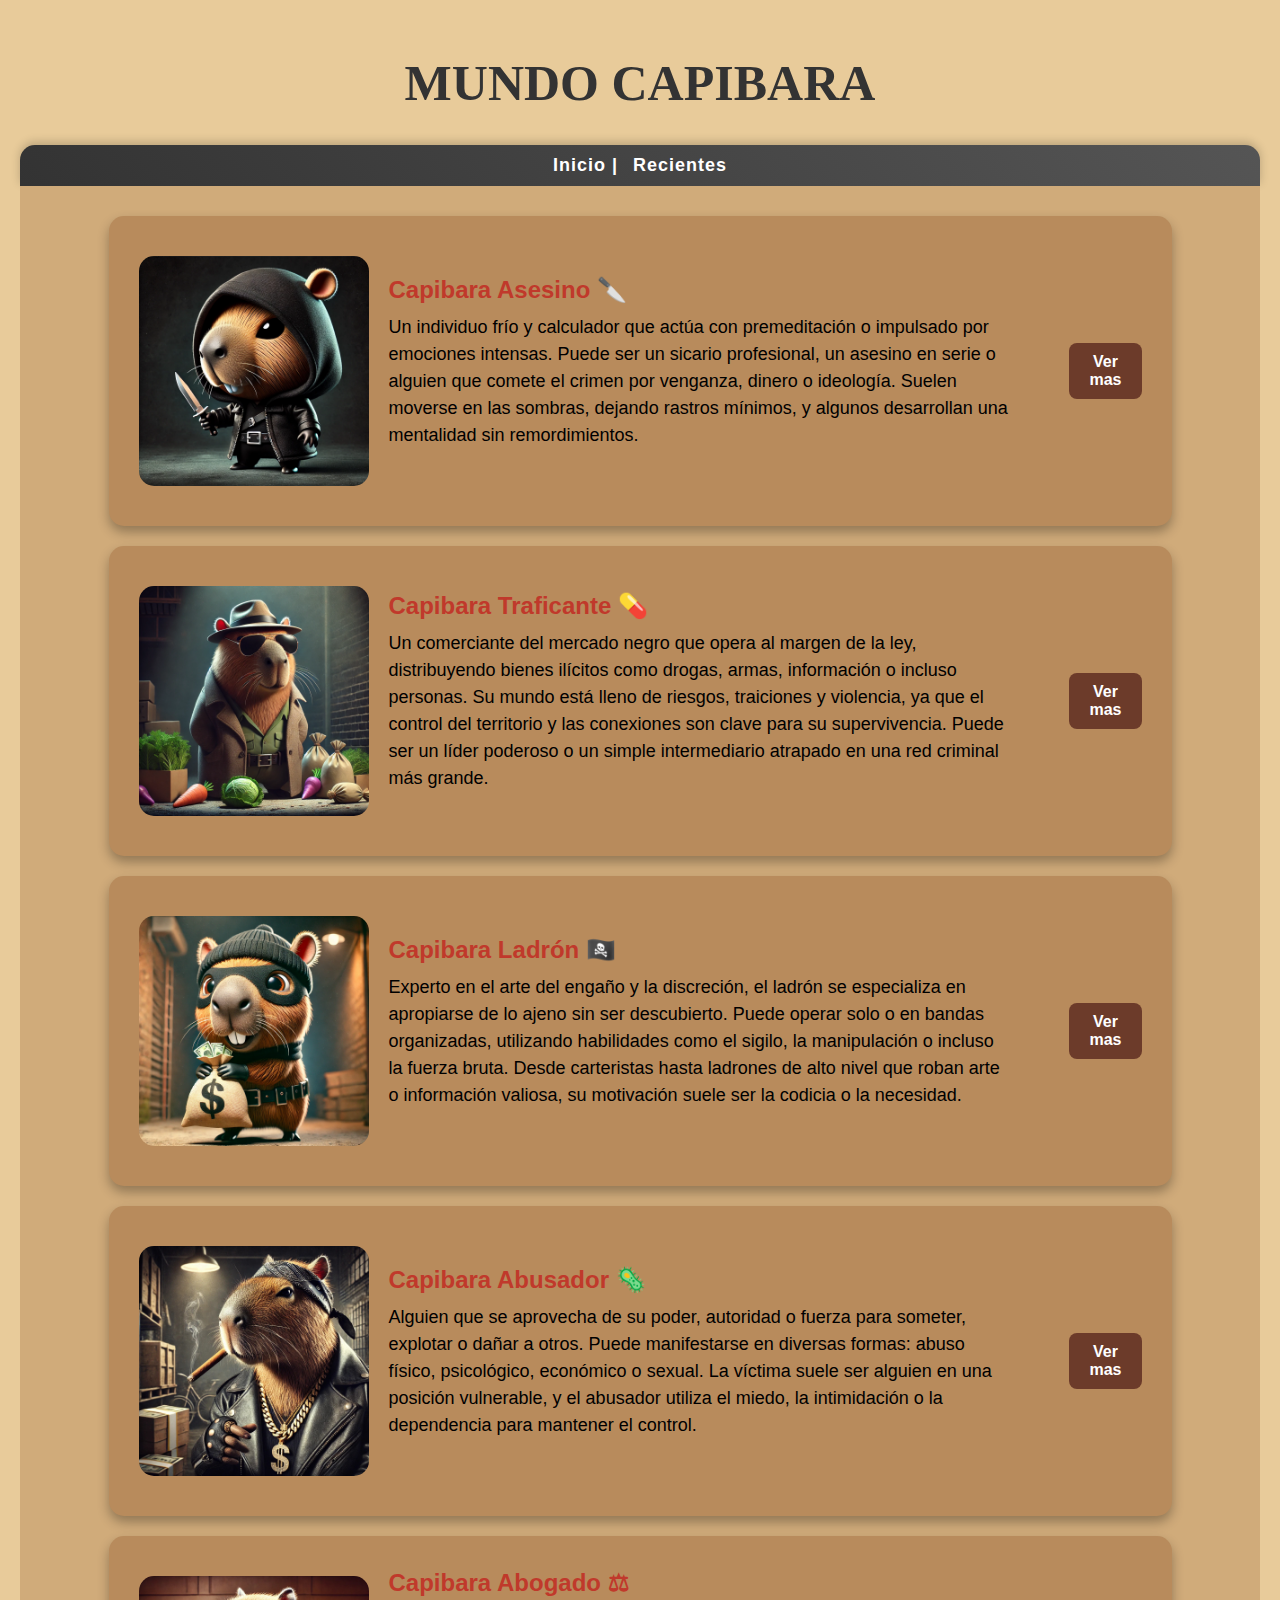
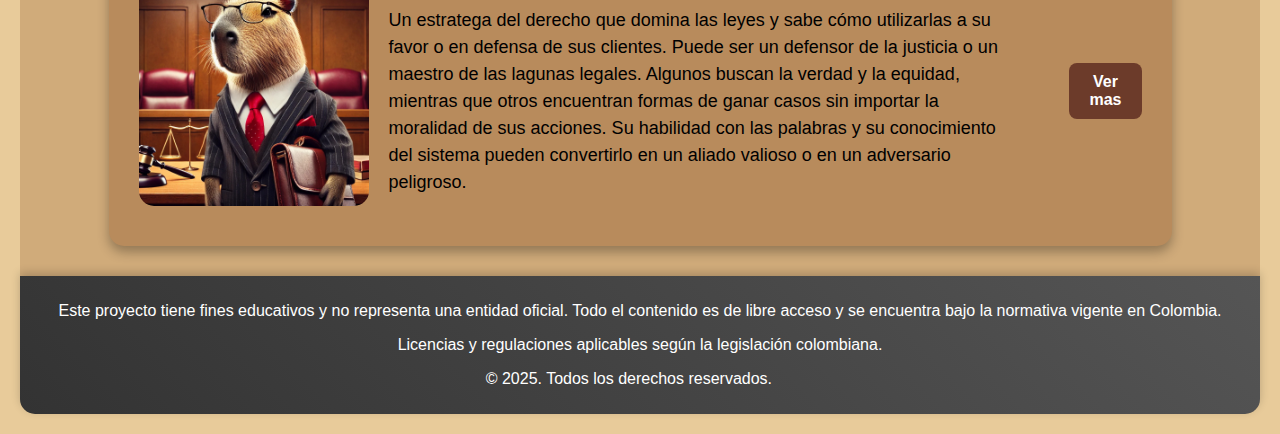
<file: Web avanzado/CapibaraWeb/index.html>
<!DOCTYPE html>
<html lang="es">
  <head>
    <meta charset="UTF-8" />
    <meta name="viewport" content="width=device-width, initial-scale=1.0" />
    <link rel="stylesheet" href="style.css" />
    <link rel="shortcut icon" href="https://www.uts.edu.co/sitio/wp-content/uploads/2019/10/favicon-1.png">

    <title>Capibaras Buscados</title>
  </head>
  <body>
    <div>
      <h1 id="inicio">MUNDO CAPIBARA</h1>
    </div>

    <!-- Menú de Navegación -->
    <nav class="navbar fixed-bottom bg-body-tertiary">
      <div class="container-fluid">
        <a class="navbar-brand" href="./index.html">Inicio |</a>
        <a class="navbar-brand" href="./Reciente.html">Recientes </a>
      </div>
    </nav>

    <!-- Contenedor principal -->
    <div class="container">
      <div class="card">
        <img src="./img/asesino.webp" alt="Capibara Asesino" />
        <div class="card-content">
          <h2>Capibara Asesino 🔪</h2>
          <p>
            Un individuo frío y calculador que actúa con premeditación o
            impulsado por emociones intensas. Puede ser un sicario profesional,
            un asesino en serie o alguien que comete el crimen por venganza,
            dinero o ideología. Suelen moverse en las sombras, dejando rastros
            mínimos, y algunos desarrollan una mentalidad sin remordimientos.
          </p>
        </div>
        <a href="./Asesino.html" class="card-button">Ver mas</a>
      </div>

      <div class="card">
        <img src="./img/traficante.webp" alt="Capibara Homicida" />
        <div class="card-content">
          <h2>Capibara Traficante 💊</h2>
          <p>
            Un comerciante del mercado negro que opera al margen de la ley,
            distribuyendo bienes ilícitos como drogas, armas, información o
            incluso personas. Su mundo está lleno de riesgos, traiciones y
            violencia, ya que el control del territorio y las conexiones son
            clave para su supervivencia. Puede ser un líder poderoso o un simple
            intermediario atrapado en una red criminal más grande.
          </p>
        </div>
        <a href="./Traficante.html" class="card-button">Ver mas</a>
      </div>

      <div class="card" id="destacados">
        <img src="./img/ladron.webp" alt="Capibara Ladrón" />
        <div class="card-content">
          <h2>Capibara Ladrón 🏴‍☠️</h2>
          <p>
            Experto en el arte del engaño y la discreción, el ladrón se
            especializa en apropiarse de lo ajeno sin ser descubierto. Puede
            operar solo o en bandas organizadas, utilizando habilidades como el
            sigilo, la manipulación o incluso la fuerza bruta. Desde carteristas
            hasta ladrones de alto nivel que roban arte o información valiosa,
            su motivación suele ser la codicia o la necesidad.
          </p>
        </div>
        <a href="./Ladron.html" class="card-button">Ver mas</a>
      </div>

      <div class="card" id="destacados">
        <img src="./img/abusador.jpg" alt="Capibara Abudaor" />
        <div class="card-content">
          <h2>Capibara Abusador 🦠</h2>
          <p>
            Alguien que se aprovecha de su poder, autoridad o fuerza para
            someter, explotar o dañar a otros. Puede manifestarse en diversas
            formas: abuso físico, psicológico, económico o sexual. La víctima
            suele ser alguien en una posición vulnerable, y el abusador utiliza
            el miedo, la intimidación o la dependencia para mantener el control.
          </p>
        </div>
        <a href="./Abusador.html" class="card-button">Ver mas</a>
      </div>

      <div class="card" id="destacados">
        <img src="./img/abogado.jpg" alt="Capibara Abogado" />
        <div class="card-content">
          <h2>Capibara Abogado ⚖</h2>
          <p>
            Un estratega del derecho que domina las leyes y sabe cómo
            utilizarlas a su favor o en defensa de sus clientes. Puede ser un
            defensor de la justicia o un maestro de las lagunas legales. Algunos
            buscan la verdad y la equidad, mientras que otros encuentran formas
            de ganar casos sin importar la moralidad de sus acciones. Su
            habilidad con las palabras y su conocimiento del sistema pueden
            convertirlo en un aliado valioso o en un adversario peligroso.
          </p>
        </div>
        <a href="./Abogado.html" class="card-button">Ver mas</a>
      </div>
    </div>

    <footer class="footer fixed-bottom bg-body-tertiary">
      <p style="color: white;">
        Este proyecto tiene fines educativos y no representa una entidad
        oficial. Todo el contenido es de libre acceso y se encuentra bajo la
        normativa vigente en Colombia.
      </p>
      <p style="color: white;">
        Licencias y regulaciones aplicables según la legislación colombiana.
      </p>
      <p style="color: white;">© 2025. Todos los derechos reservados.     </p>
    </footer>
  </body>
</html>
</file>
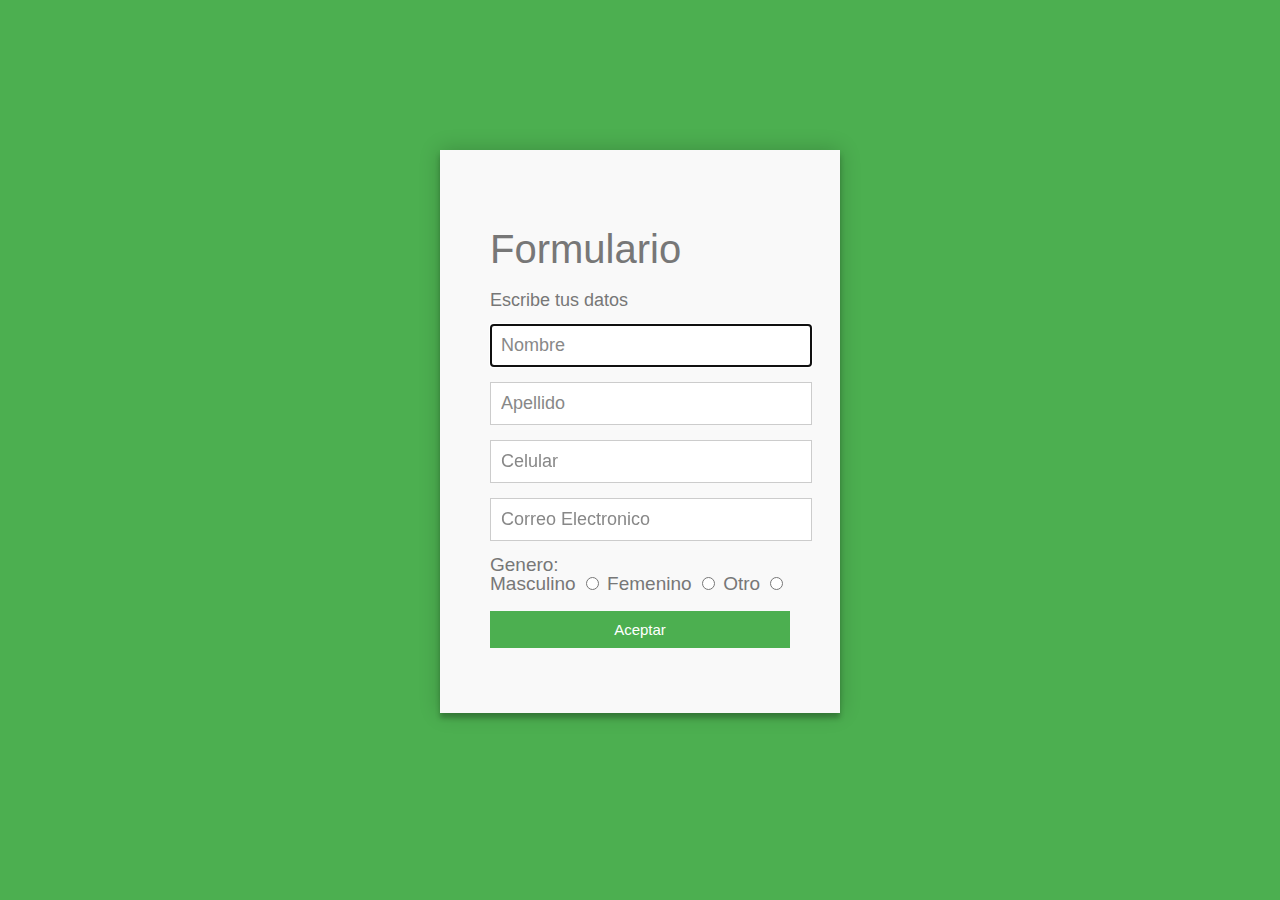
<file: Web avanzado/formulario/index.html>
<!DOCTYPE html>
<html lang="en">
<head>
  
  <!--  Meta  -->
  <meta charset="UTF-8" />
  <title>My New Pen!</title>
  
  <!--  Styles  -->
  <link rel="stylesheet" href="./styles/style.css">
</head>
<body>
  
 <div class="container">  
  <form id="contact" action="../Grillas/Index.html" method="post">
    <h3>Formulario </h3>
    <br>
    <h4>Escribe tus datos</h4>
    <fieldset>
      <input placeholder="Nombre" type="text" tabindex="1" required autofocus>
    </fieldset>

    <fieldset>
      <input placeholder="Apellido" type="text" tabindex="2" required>
    </fieldset>

    <fieldset>
      <input placeholder="Celular" type="tel" tabindex="3" required>
    </fieldset>

    <fieldset>
      <input placeholder="Correo Electronico" type="email" tabindex="4" required>
    </fieldset>
    
    <label for="">
        Genero:
    </label>
    <br>
    
    Masculino <input type="radio" required name="genero">
    Femenino <input type="radio" required name="genero">
    Otro <input type="radio" required name="genero">

    

    <fieldset>
        <br>
      <button name="submit" type="submit" id="contact-submit" data-submit="...Sending">Aceptar</button>
    </fieldset>
    
  </form>
</div>
  
</body>
</html>
</file>
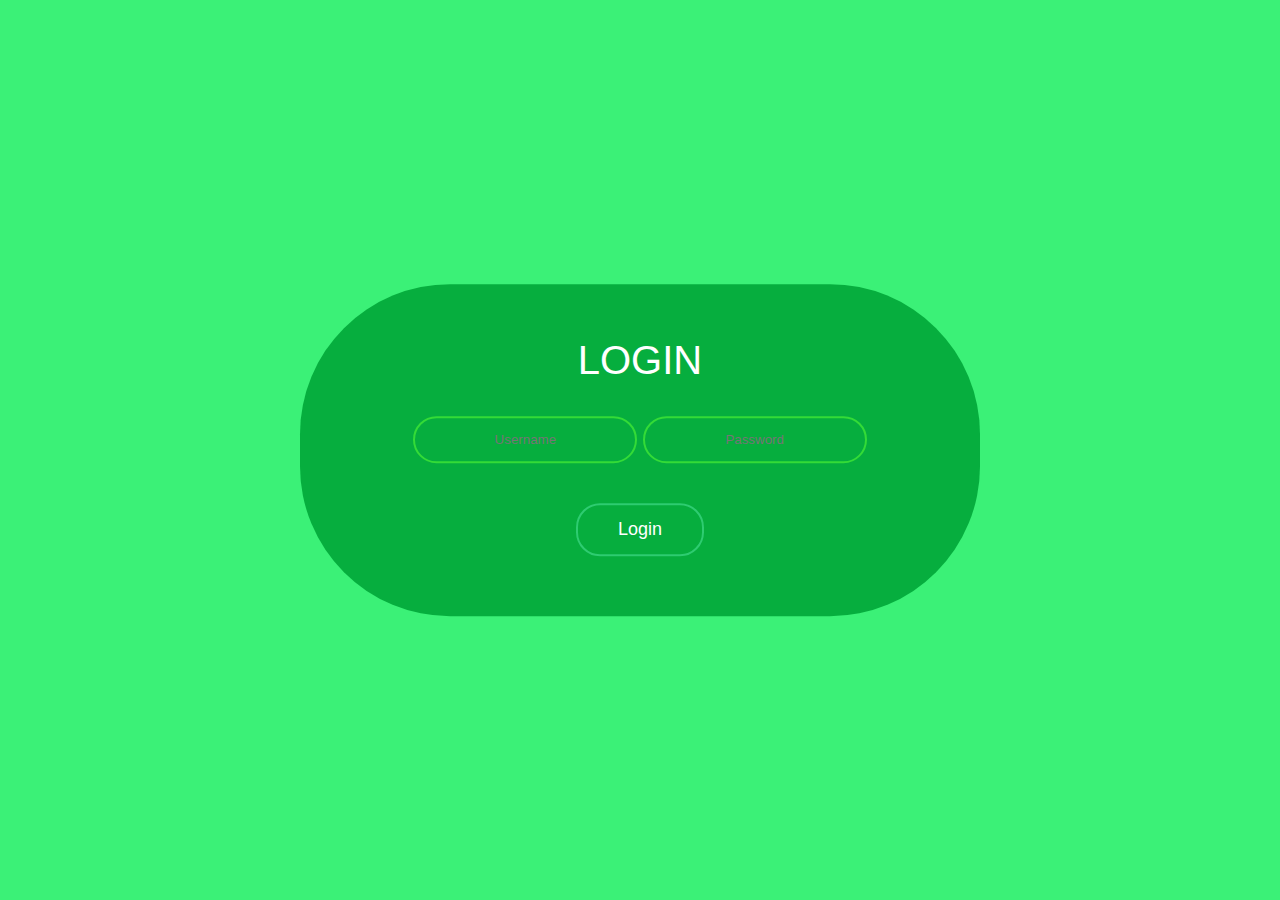
<file: Web avanzado/Semana3/index.html>
<!DOCTYPE html>
<html lang="en">
<head>
  
  <!--  Meta  -->
  <meta charset="UTF-8" />
  <title>Login</title>
  
  <!--  Styles  -->
  <link rel="stylesheet" href="./css/styleLogin.css">
</head>
<body>
  <form class="box" action="../formulario/index.html" method="post">
    <h1>Login</h1>
    <input type="text" placeholder="Username">
    <input type="password" placeholder="Password">
    <input type="submit" value="Login">
  </form>
</body>
</html>
</file>
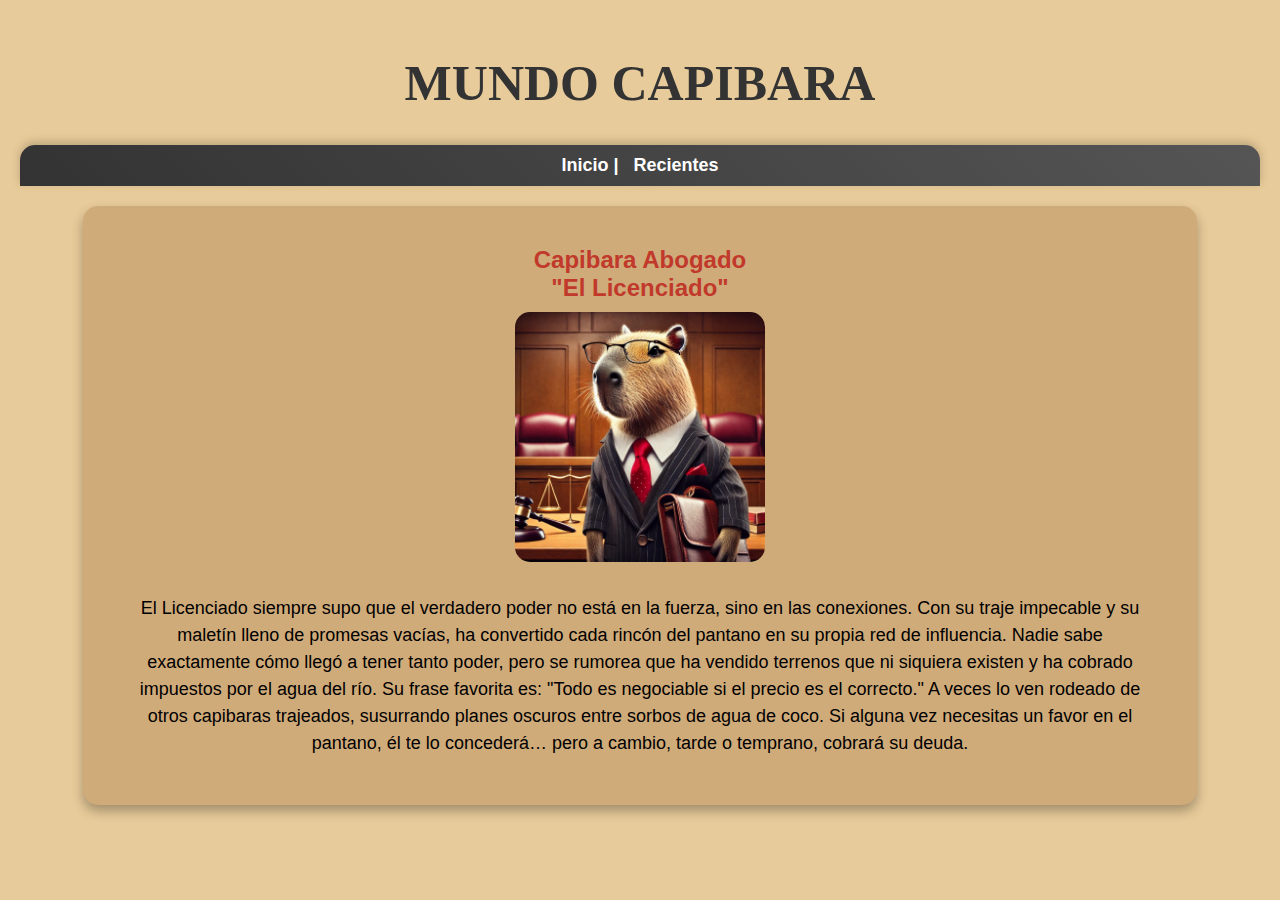
<file: Web avanzado/CapibaraWeb/Abogado.html>
<!DOCTYPE html>
<html lang="es">
<head>
    <meta charset="UTF-8">
    <meta name="viewport" content="width=device-width, initial-scale=1.0">
    <link rel="stylesheet" href="styleUpdate.css">
    
    <title>Abogado Capi</title>
</head>
<body>

    <div>
        <h1 id="inicio">MUNDO CAPIBARA</h1>
    </div>


    <!-- Menú de Navegación -->
    <nav class="navbar fixed-bottom bg-body-tertiary">
        <div class="container-fluid">
        <a class="navbar-brand" href="./Index.html">Inicio |</a>
        <a class="navbar-brand" href="#">Recientes </a>
        </div>
    </nav>



    <!-- Contenedor principal -->
    <div class="container">
        
        
            <div class="card-content">
                <h2> Capibara Abogado <br> "El Licenciado"</h2>
                
                <img class="img" src="./img/abogado.jpg" alt="Capibara Lad">
                <p>El Licenciado siempre supo que el verdadero poder no está en la fuerza, sino en las conexiones. Con su traje impecable y su maletín lleno de promesas vacías, ha convertido cada rincón del pantano en su propia red de influencia.

                    Nadie sabe exactamente cómo llegó a tener tanto poder, pero se rumorea que ha vendido terrenos que ni siquiera existen y ha cobrado impuestos por el agua del río. Su frase favorita es: "Todo es negociable si el precio es el correcto."
                    
                    A veces lo ven rodeado de otros capibaras trajeados, susurrando planes oscuros entre sorbos de agua de coco. Si alguna vez necesitas un favor en el pantano, él te lo concederá… pero a cambio, tarde o temprano, cobrará su deuda.</p>
            </div>
            
        

    </div>

</body>
</html>
</file>
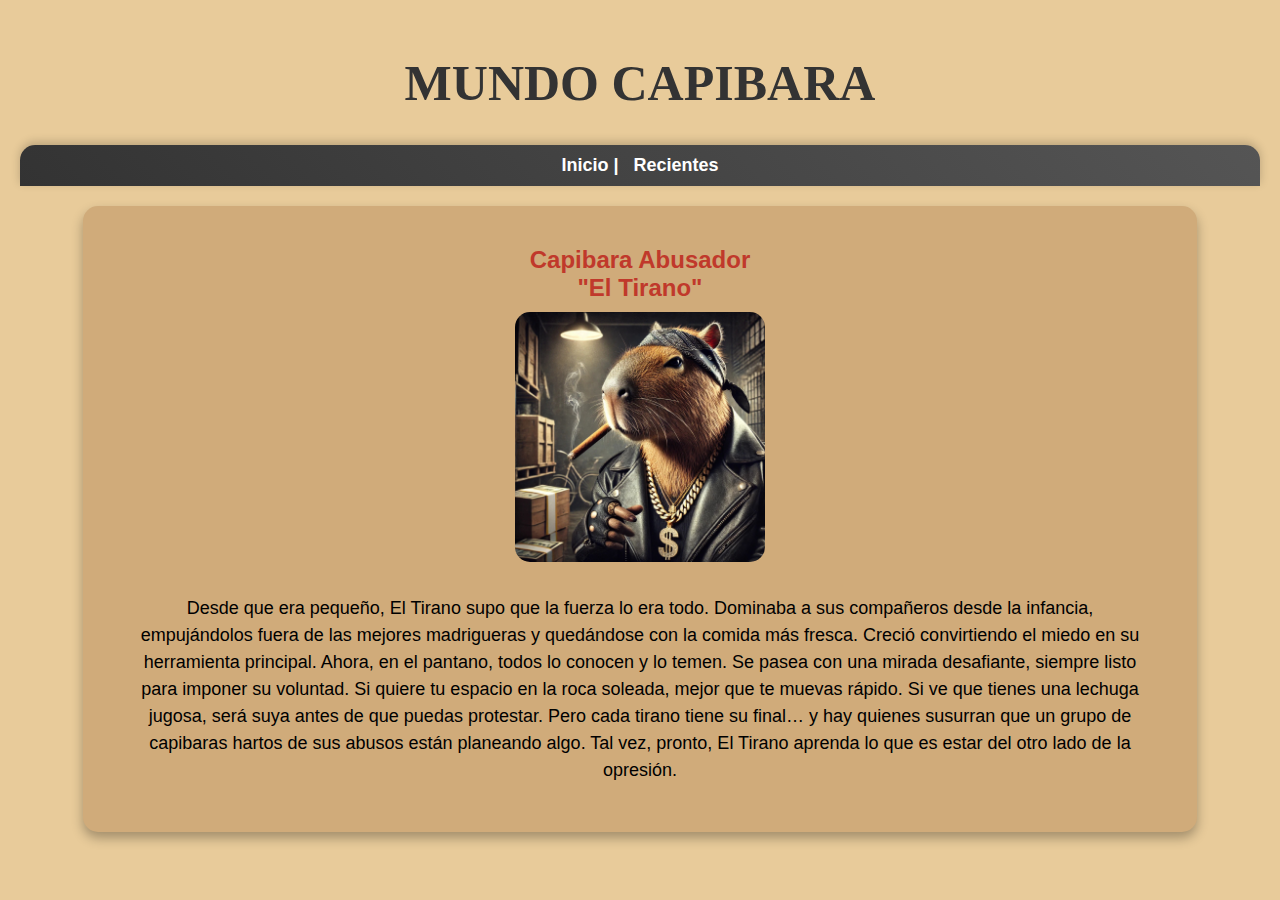
<file: Web avanzado/CapibaraWeb/Abusador.html>
<!DOCTYPE html>
<html lang="es">
<head>
    <meta charset="UTF-8">
    <meta name="viewport" content="width=device-width, initial-scale=1.0">
    <link rel="stylesheet" href="styleUpdate.css">
    
    <title>Abusador Capi</title>
</head>
<body>

    <div>
        <h1 id="inicio">MUNDO CAPIBARA</h1>
    </div>


    <!-- Menú de Navegación -->
    <nav class="navbar fixed-bottom bg-body-tertiary">
        <div class="container-fluid">
        <a class="navbar-brand" href="./Index.html">Inicio |</a>
        <a class="navbar-brand" href="#">Recientes </a>
        </div>
    </nav>



    <!-- Contenedor principal -->
    <div class="container">
        
        
            <div class="card-content">
                <h2> Capibara Abusador <br> "El Tirano"</h2>
                
                <img class="img" src="./img/abusador.jpg" alt="Capibara Lad">
                <p>Desde que era pequeño, El Tirano supo que la fuerza lo era todo. Dominaba a sus compañeros desde la infancia, empujándolos fuera de las mejores madrigueras y quedándose con la comida más fresca. Creció convirtiendo el miedo en su herramienta principal.

                    Ahora, en el pantano, todos lo conocen y lo temen. Se pasea con una mirada desafiante, siempre listo para imponer su voluntad. Si quiere tu espacio en la roca soleada, mejor que te muevas rápido. Si ve que tienes una lechuga jugosa, será suya antes de que puedas protestar.
                    
                    Pero cada tirano tiene su final… y hay quienes susurran que un grupo de capibaras hartos de sus abusos están planeando algo. Tal vez, pronto, El Tirano aprenda lo que es estar del otro lado de la opresión.</p>
            </div>
            
        

    </div>

</body>
</html>
</file>
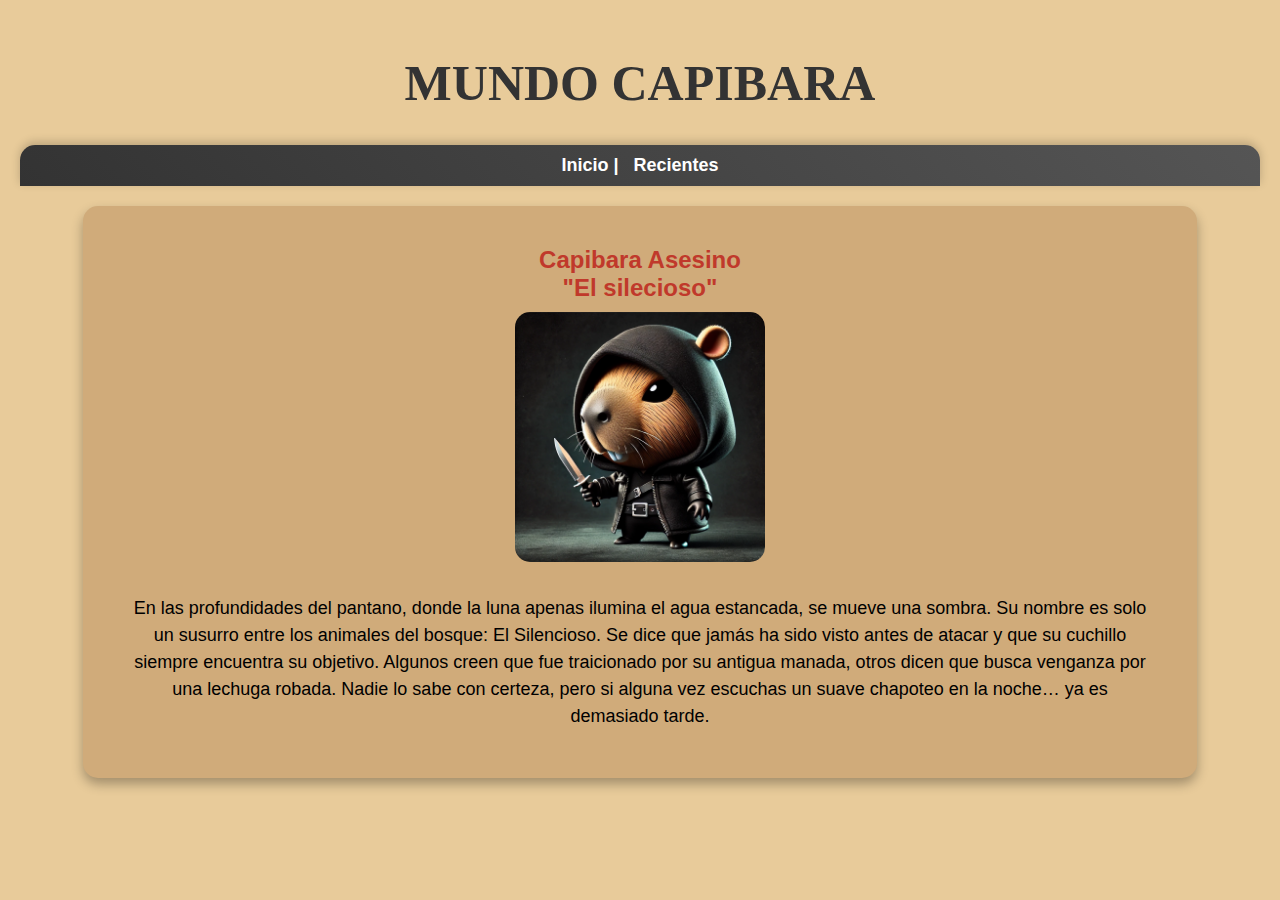
<file: Web avanzado/CapibaraWeb/Asesino.html>
<!DOCTYPE html>
<html lang="es">
<head>
    <meta charset="UTF-8">
    <meta name="viewport" content="width=device-width, initial-scale=1.0">
    <link rel="stylesheet" href="styleUpdate.css">
    
    <title>Asesino Capi</title>
</head>
<body>

    <div>
        <h1 id="inicio">MUNDO CAPIBARA</h1>
    </div>


    <!-- Menú de Navegación -->
    <nav class="navbar fixed-bottom bg-body-tertiary">
        <div class="container-fluid">
        <a class="navbar-brand" href="./Index.html">Inicio |</a>
        <a class="navbar-brand" href="#">Recientes </a>
 
        </div>
    </nav>



    <!-- Contenedor principal -->
    <div class="container">
        
        
            <div class="card-content">
                <h2> Capibara Asesino <br> "El silecioso"</h2>
                
                <img class="img" src="./img/asesino.webp" alt="Capibara Lad">
                <p>En las profundidades del pantano, donde la luna apenas ilumina el agua estancada, se mueve una sombra. Su nombre es solo un susurro entre los animales del bosque: El Silencioso. Se dice que jamás ha sido visto antes de atacar y que su cuchillo siempre encuentra su objetivo. Algunos creen que fue traicionado por su antigua manada, otros dicen que busca venganza por una lechuga robada. Nadie lo sabe con certeza, pero si alguna vez escuchas un suave chapoteo en la noche… ya es demasiado tarde.</p>
            </div>
            
        

    </div>

</body>
</html>
</file>
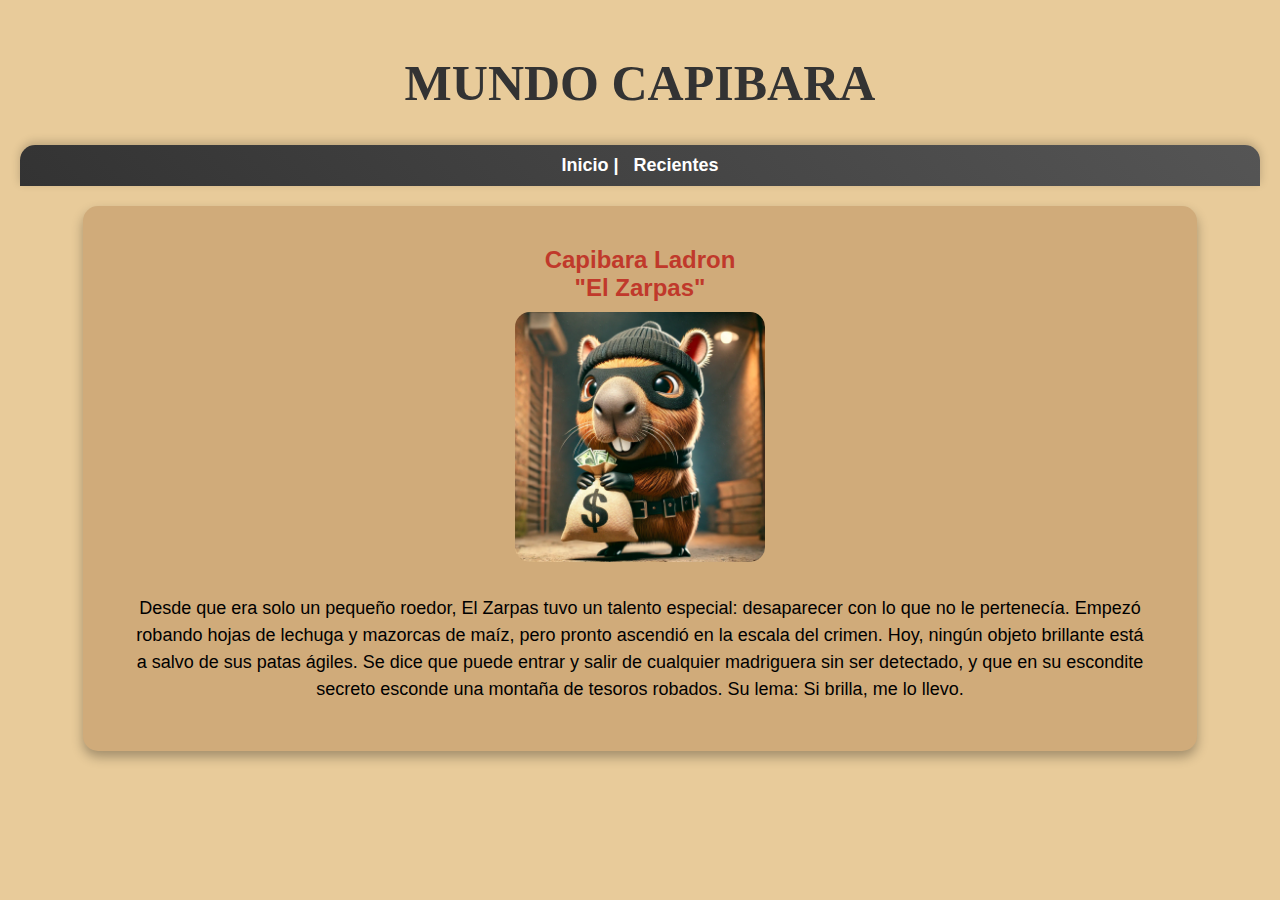
<file: Web avanzado/CapibaraWeb/Ladron.html>
<!DOCTYPE html>
    <html lang="es">
    <head>
        <meta charset="UTF-8">
        <meta name="viewport" content="width=device-width, initial-scale=1.0">
        <link rel="stylesheet" href="styleUpdate.css">
        
        <title>Ladron Capi</title>
    </head>
    <body>

        <div>
            <h1 id="inicio">MUNDO CAPIBARA</h1>
        </div>


        <!-- Menú de Navegación -->
        <nav class="navbar fixed-bottom bg-body-tertiary">
            <div class="container-fluid">
            <a class="navbar-brand" href="./Index.html">Inicio |</a>
            <a class="navbar-brand" href="#">Recientes </a>
            </div>
        </nav>

    

        <!-- Contenedor principal -->
        <div class="container">
            
            
                <div class="card-content">
                    <h2> Capibara Ladron <br> "El Zarpas"</h2>
                    
                    <img class="img" src="./img/ladron.webp" alt="Capibara Lad">
                    <p>Desde que era solo un pequeño roedor, El Zarpas tuvo un talento especial: desaparecer con lo que no le pertenecía. Empezó robando hojas de lechuga y mazorcas de maíz, pero pronto ascendió en la escala del crimen. Hoy, ningún objeto brillante está a salvo de sus patas ágiles. Se dice que puede entrar y salir de cualquier madriguera sin ser detectado, y que en su escondite secreto esconde una montaña de tesoros robados. Su lema: Si brilla, me lo llevo.</p>
                </div>
                
            

        </div>

    </body>
    </html>
</file>
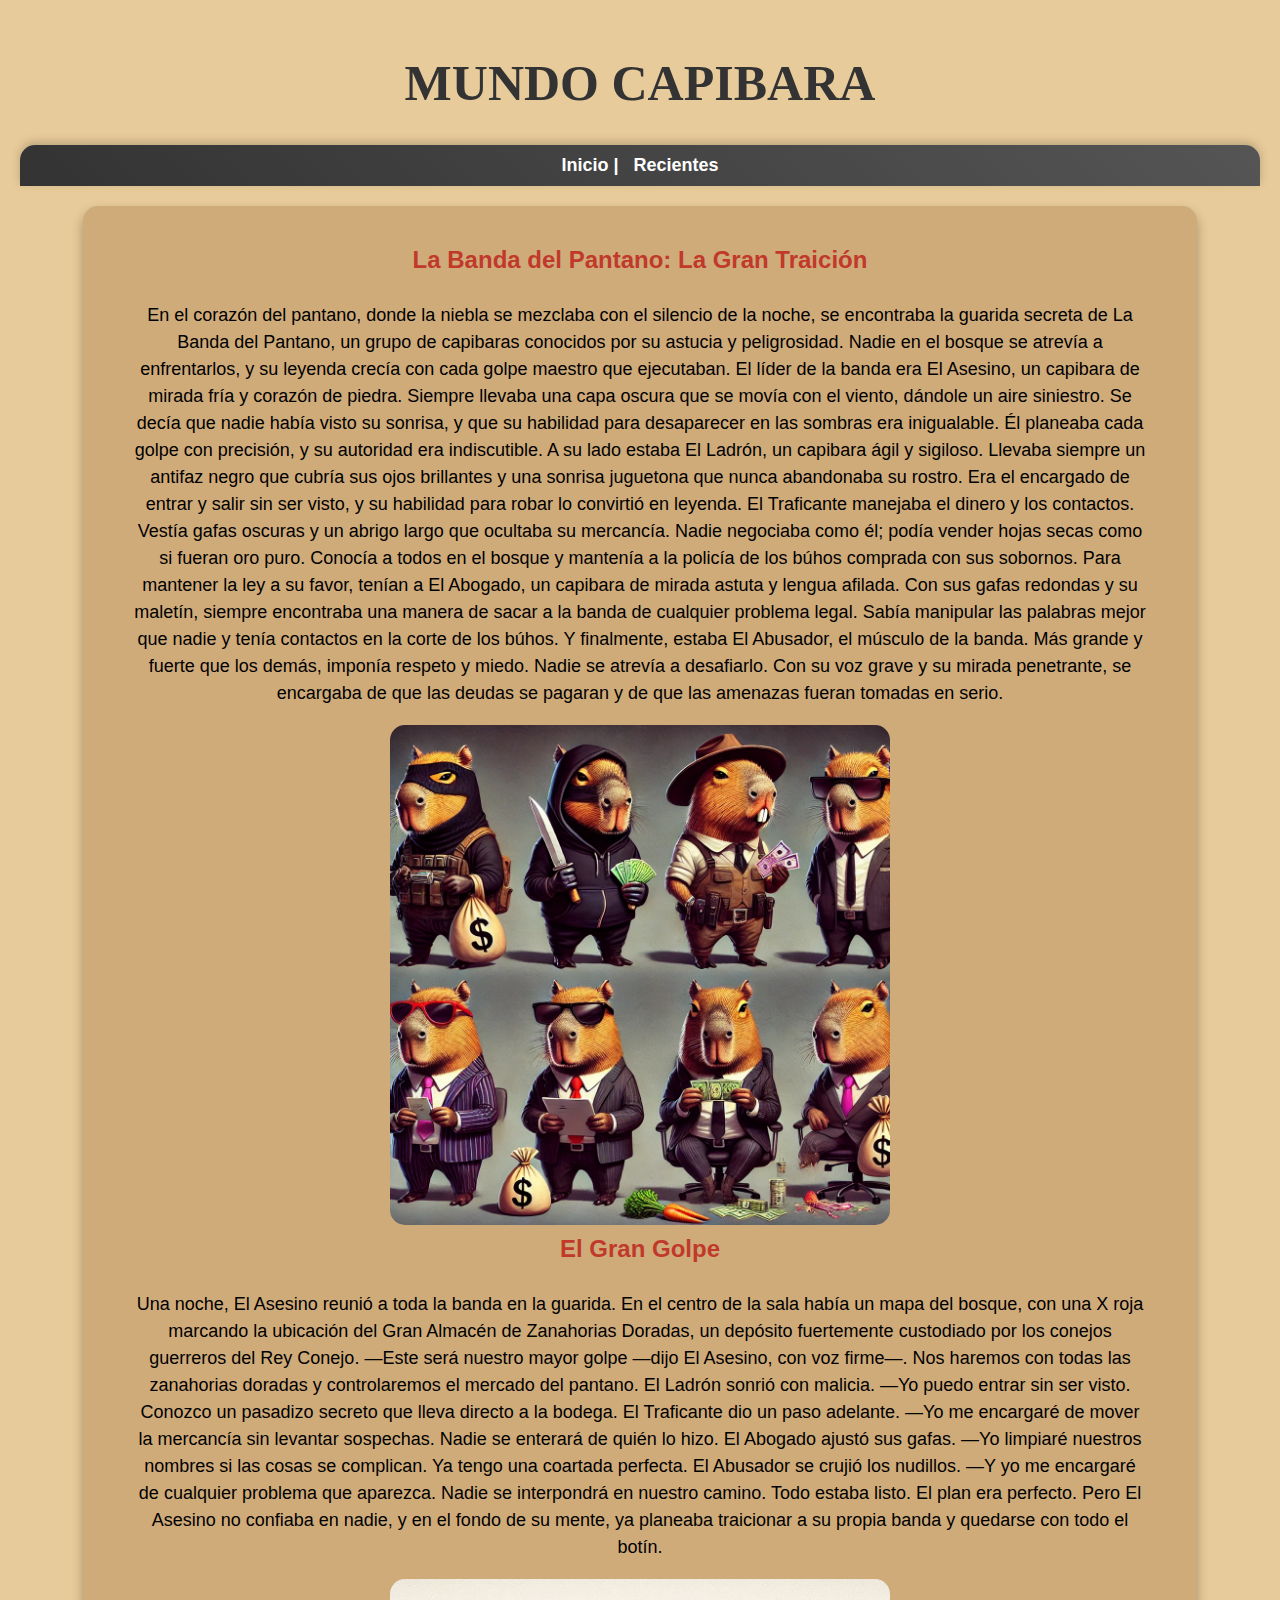
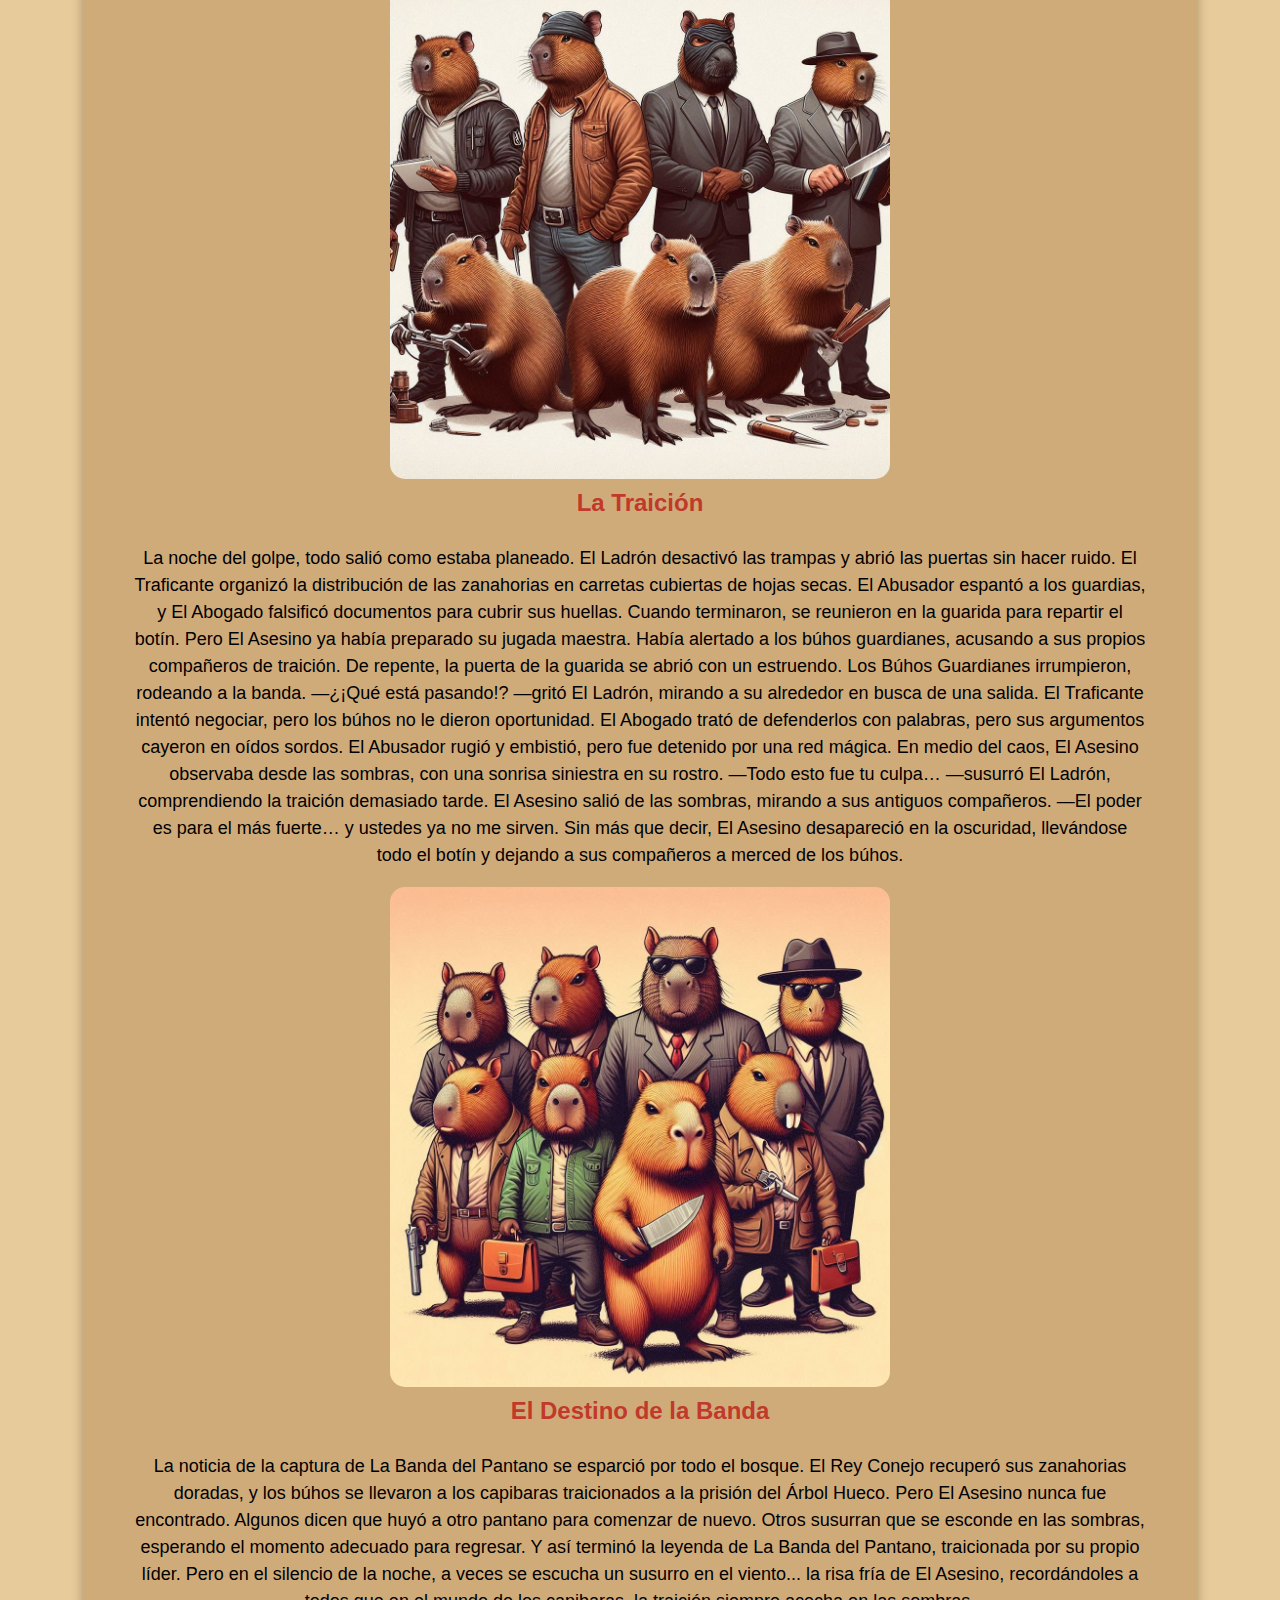
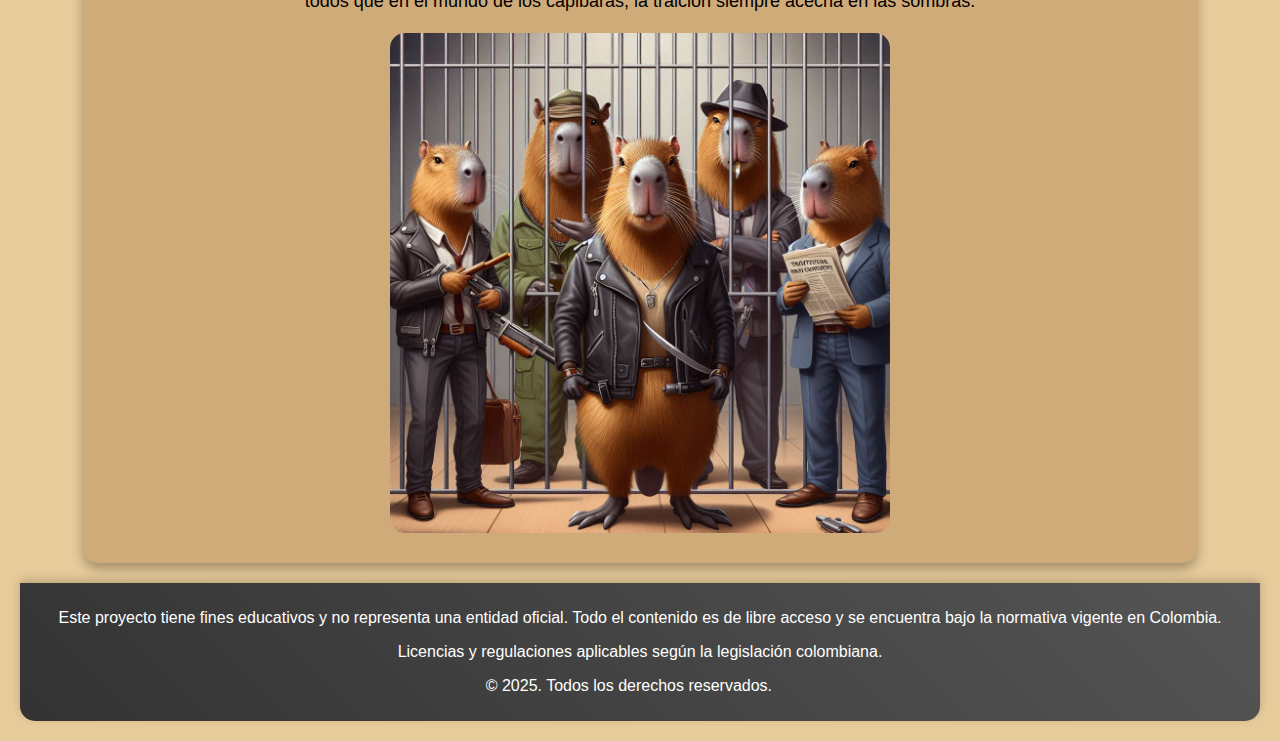
<file: Web avanzado/CapibaraWeb/Reciente.html>
<!DOCTYPE html>
<html lang="es">
  <head>
    <meta charset="UTF-8" />
    <meta name="viewport" content="width=device-width, initial-scale=1.0" />
    <link rel="stylesheet" href="styleUpdate.css" />

    <title>Abogado Capi</title>
  </head>
  <body>
    <div>
      <h1 id="inicio">MUNDO CAPIBARA</h1>
    </div>

    <!-- Menú de Navegación -->
    <nav class="navbar fixed-bottom bg-body-tertiary">
      <div class="container-fluid">
        <a class="navbar-brand" href="./Index.html">Inicio |</a>
        <a class="navbar-brand" href="#">Recientes </a>
      </div>
    </nav>

    <!-- Contenedor principal -->
    <div class="container">
      <div class="card-content">
        <h2>La Banda del Pantano: La Gran Traición</h2>

        <p>
          En el corazón del pantano, donde la niebla se mezclaba con el silencio
          de la noche, se encontraba la guarida secreta de La Banda del Pantano,
          un grupo de capibaras conocidos por su astucia y peligrosidad. Nadie
          en el bosque se atrevía a enfrentarlos, y su leyenda crecía con cada
          golpe maestro que ejecutaban. El líder de la banda era El Asesino, un
          capibara de mirada fría y corazón de piedra. Siempre llevaba una capa
          oscura que se movía con el viento, dándole un aire siniestro. Se decía
          que nadie había visto su sonrisa, y que su habilidad para desaparecer
          en las sombras era inigualable. Él planeaba cada golpe con precisión,
          y su autoridad era indiscutible. A su lado estaba El Ladrón, un
          capibara ágil y sigiloso. Llevaba siempre un antifaz negro que cubría
          sus ojos brillantes y una sonrisa juguetona que nunca abandonaba su
          rostro. Era el encargado de entrar y salir sin ser visto, y su
          habilidad para robar lo convirtió en leyenda. El Traficante manejaba
          el dinero y los contactos. Vestía gafas oscuras y un abrigo largo que
          ocultaba su mercancía. Nadie negociaba como él; podía vender hojas
          secas como si fueran oro puro. Conocía a todos en el bosque y mantenía
          a la policía de los búhos comprada con sus sobornos. Para mantener la
          ley a su favor, tenían a El Abogado, un capibara de mirada astuta y
          lengua afilada. Con sus gafas redondas y su maletín, siempre
          encontraba una manera de sacar a la banda de cualquier problema legal.
          Sabía manipular las palabras mejor que nadie y tenía contactos en la
          corte de los búhos. Y finalmente, estaba El Abusador, el músculo de la
          banda. Más grande y fuerte que los demás, imponía respeto y miedo.
          Nadie se atrevía a desafiarlo. Con su voz grave y su mirada
          penetrante, se encargaba de que las deudas se pagaran y de que las
          amenazas fueran tomadas en serio.
        </p>
        <img src="./img/Delicuentes.webp" alt="" class="img-reciente" />

        <h2>El Gran Golpe</h2>
        <p>
          Una noche, El Asesino reunió a toda la banda en la guarida. En el
          centro de la sala había un mapa del bosque, con una X roja marcando la
          ubicación del Gran Almacén de Zanahorias Doradas, un depósito
          fuertemente custodiado por los conejos guerreros del Rey Conejo. —Este
          será nuestro mayor golpe —dijo El Asesino, con voz firme—. Nos haremos
          con todas las zanahorias doradas y controlaremos el mercado del
          pantano. El Ladrón sonrió con malicia. —Yo puedo entrar sin ser visto.
          Conozco un pasadizo secreto que lleva directo a la bodega. El
          Traficante dio un paso adelante. —Yo me encargaré de mover la
          mercancía sin levantar sospechas. Nadie se enterará de quién lo hizo.
          El Abogado ajustó sus gafas. —Yo limpiaré nuestros nombres si las
          cosas se complican. Ya tengo una coartada perfecta. El Abusador se
          crujió los nudillos. —Y yo me encargaré de cualquier problema que
          aparezca. Nadie se interpondrá en nuestro camino. Todo estaba listo.
          El plan era perfecto. Pero El Asesino no confiaba en nadie, y en el
          fondo de su mente, ya planeaba traicionar a su propia banda y quedarse
          con todo el botín.
        </p>
        <img src="./img/deli 2.jpg" alt="" class="img-reciente" />

        <h2>La Traición</h2>
        <p>
          La noche del golpe, todo salió como estaba planeado. El Ladrón
          desactivó las trampas y abrió las puertas sin hacer ruido. El
          Traficante organizó la distribución de las zanahorias en carretas
          cubiertas de hojas secas. El Abusador espantó a los guardias, y El
          Abogado falsificó documentos para cubrir sus huellas. Cuando
          terminaron, se reunieron en la guarida para repartir el botín. Pero El
          Asesino ya había preparado su jugada maestra. Había alertado a los
          búhos guardianes, acusando a sus propios compañeros de traición. De
          repente, la puerta de la guarida se abrió con un estruendo. Los Búhos
          Guardianes irrumpieron, rodeando a la banda. —¿¡Qué está pasando!?
          —gritó El Ladrón, mirando a su alrededor en busca de una salida. El
          Traficante intentó negociar, pero los búhos no le dieron oportunidad.
          El Abogado trató de defenderlos con palabras, pero sus argumentos
          cayeron en oídos sordos. El Abusador rugió y embistió, pero fue
          detenido por una red mágica. En medio del caos, El Asesino observaba
          desde las sombras, con una sonrisa siniestra en su rostro. —Todo esto
          fue tu culpa… —susurró El Ladrón, comprendiendo la traición demasiado
          tarde. El Asesino salió de las sombras, mirando a sus antiguos
          compañeros. —El poder es para el más fuerte… y ustedes ya no me
          sirven. Sin más que decir, El Asesino desapareció en la oscuridad,
          llevándose todo el botín y dejando a sus compañeros a merced de los
          búhos.
        </p>
        <img src="./img/deli 3.jpg" alt="" class="img-reciente" />

        <h2>El Destino de la Banda</h2>
        <p>
          La noticia de la captura de La Banda del Pantano se esparció por todo
          el bosque. El Rey Conejo recuperó sus zanahorias doradas, y los búhos
          se llevaron a los capibaras traicionados a la prisión del Árbol Hueco.
          Pero El Asesino nunca fue encontrado. Algunos dicen que huyó a otro
          pantano para comenzar de nuevo. Otros susurran que se esconde en las
          sombras, esperando el momento adecuado para regresar. Y así terminó la
          leyenda de La Banda del Pantano, traicionada por su propio líder. Pero
          en el silencio de la noche, a veces se escucha un susurro en el
          viento... la risa fría de El Asesino, recordándoles a todos que en el
          mundo de los capibaras, la traición siempre acecha en las sombras.
        </p>
        <img src="./img/tras prision.jpg" alt="" class="img-reciente" />
      </div>
    </div>

    <footer class="footer fixed-bottom bg-body-tertiary">
      <p style="color: white">
        Este proyecto tiene fines educativos y no representa una entidad
        oficial. Todo el contenido es de libre acceso y se encuentra bajo la
        normativa vigente en Colombia.
      </p>
      <p style="color: white">
        Licencias y regulaciones aplicables según la legislación colombiana.
      </p>
      <p style="color: white">© 2025. Todos los derechos reservados.     </p>
    </footer>
  </body>
</html>
</file>
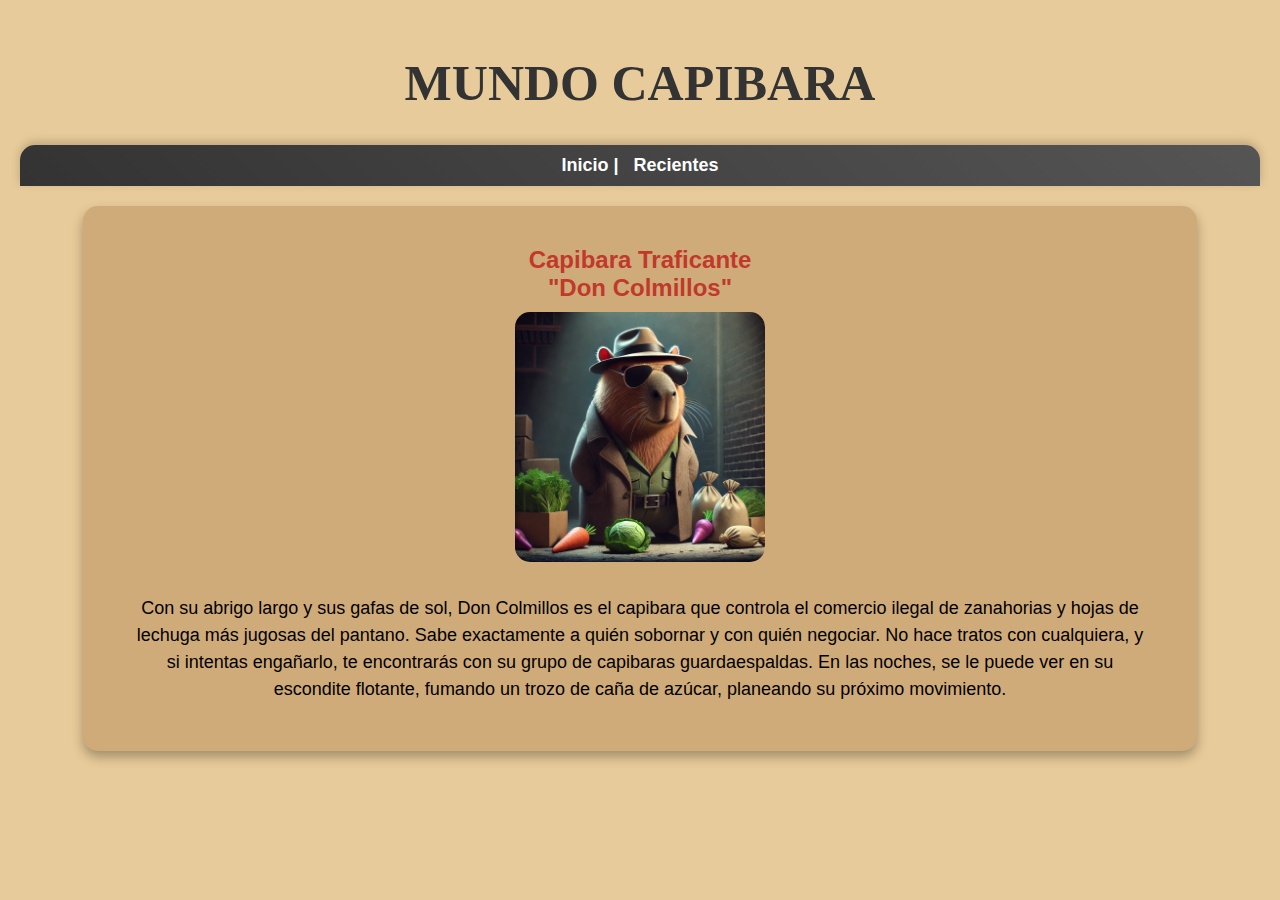
<file: Web avanzado/CapibaraWeb/Traficante.html>
<!DOCTYPE html>
<html lang="es">
<head>
    <meta charset="UTF-8">
    <meta name="viewport" content="width=device-width, initial-scale=1.0">
    <link rel="stylesheet" href="styleUpdate.css">
    
    <title>Traficante Capi</title>
</head>
<body>

    <div>
        <h1 id="inicio">MUNDO CAPIBARA</h1>
    </div>


    <!-- Menú de Navegación -->
    <nav class="navbar fixed-bottom bg-body-tertiary">
        <div class="container-fluid">
        <a class="navbar-brand" href="./Index.html">Inicio |</a>
        <a class="navbar-brand" href="#">Recientes </a>
        </div>
    </nav>



    <!-- Contenedor principal -->
    <div class="container">
        
        
            <div class="card-content">
                <h2> Capibara Traficante <br> "Don Colmillos"</h2>
                
                <img class="img" src="./img/traficante.webp" alt="Capibara Lad">
                <p>Con su abrigo largo y sus gafas de sol, Don Colmillos es el capibara que controla el comercio ilegal de zanahorias y hojas de lechuga más jugosas del pantano. Sabe exactamente a quién sobornar y con quién negociar. No hace tratos con cualquiera, y si intentas engañarlo, te encontrarás con su grupo de capibaras guardaespaldas. En las noches, se le puede ver en su escondite flotante, fumando un trozo de caña de azúcar, planeando su próximo movimiento.</p>
            </div>
            
        

    </div>

</body>
</html>
</file>
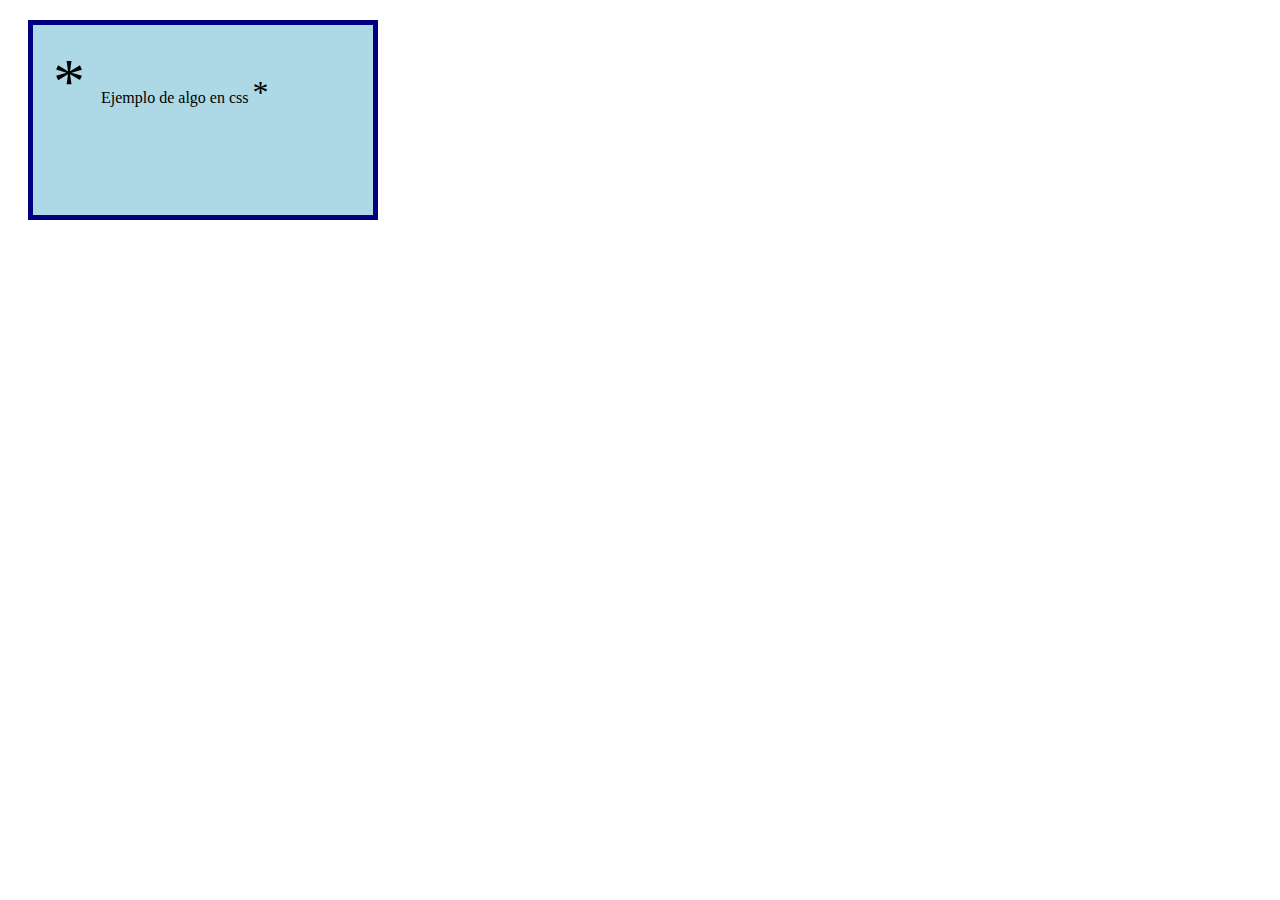
<file: Web avanzado/Semana3/pruebaCSS.html>
<!DOCTYPE html>
<html lang="en">
<head>
    <meta charset="UTF-8">
    <meta name="viewport" content="width=device-width, initial-scale=1.0">
    <title>Document</title>
    <link rel="stylesheet" href="./css/style.css">
</head>
<body>
    
<div class="box">
    Ejemplo de algo en css
</div>

</body>
</html>
</file>
<file: Web avanzado/CapibaraWeb/style.css>
body {
    font-family: Arial, sans-serif;
    text-align: center;
    background-color: #e8cb9a;
    margin: 0;
    padding: 20px;
}



h1 {
    color: #333;
    font-family: Cambria, Cochin, Georgia, Times, 'Times New Roman', serif;
    font-size: 50PX;
}


/* Estilos de la tarjeta - Más grande */
.card {
    background: #b88b5c;
    padding: 30px;
    border-radius: 15px;
    box-shadow: 0px 6px 12px rgba(0, 0, 0, 0.3);
    width: 85%;
    height: 250px;
    display: flex;
    flex-direction: row; /* Imagen - Texto - Botón */
    align-items: center;
    justify-content: space-between; /* Distribución uniforme */
    gap: 20px;
}

/* Imagen más grande */
.card img {
    width: 230px;
    height: auto;
    border-radius: 15px;
}

/* Contenedor de texto: organiza h2 arriba y p abajo */
.card-content {
    display: flex;
    flex-direction: column;
    justify-content: center;
    text-align: left;
    flex-grow: 1; /* Hace que ocupe el espacio disponible */
}

/* Título */
.card h2 {
    margin: 0;
    color: #c0392b;
    font-size: 24px;
}

/* Texto */
.card p {
    font-size: 18px;
    line-height: 1.5;
    margin-top: 10px;
    padding-right: 40px;
}

/* Botón a la derecha */
.card-button {
    background-color: #6c3b2a;
    color: white;
    border: none;
    padding: 10px 20px;
    font-size: 16px;
    font-weight: bold;
    border-radius: 8px;
    cursor: pointer;
    transition: background 0.3s;
    text-decoration:none ;
    
}

/* Efecto hover */
.card-button:hover {
    background-color: #a93226;
}



/* Ajuste del contenedor para centrar mejor */
.container {
    display: flex;
    flex-wrap: wrap;
    justify-content: center;
    gap: 20px;
    background-color: #d0ab7a;
    padding: 30px;
    margin-top: ppx;
}

/* Estilo para la barra de navegación */
.navbar {
    background: linear-gradient(45deg, #333, #555);
    padding: 10px 0;
    text-align: center;
    border-radius: 15px 15px 0 0;
    box-shadow: 0px -3px 10px rgba(0, 0, 0, 0.2);
    background-color: #f4a261;
}

/* Contenedor fluido para centrar los enlaces */
.container-fluid {
    display: flex;
    justify-content: center;
    align-items: center;
    gap: 15px;
}

/* Estilos de los enlaces */
.navbar-brand {
    color: white;
    font-size: 18px;
    font-weight: bold;
    text-decoration: none;
    letter-spacing: 1px;
    transition: color 0.3s ease-in-out;
}

/* Efecto hover */
.navbar-brand:hover {
    color: #f4a261;
}

.img-update{
    height: 25%;
    width: 25%;
    height: auto;
    border-radius: 15px;
}


.card-update {
    background: #b88b5c;
    padding: 30px;
    border-radius: 15px;
    box-shadow: 0px 6px 12px rgba(0, 0, 0, 0.3);
    width: 85%;
    height: 250px;
    display: flex;
    flex-direction: row; /* Imagen - Texto - Botón */
    align-items: center;
    justify-content: space-between; /* Distribución uniforme */
    gap: 20px;
}

.footer {
    background: linear-gradient(45deg, #333, #555);
    padding: 10px 0;
    text-align: center;
    border-radius: 0px 0px 15px 15px;
    box-shadow: 0px -3px 10px rgba(0, 0, 0, 0.2);
    background-color: #f4a261;
}
</file>
<file: Web avanzado/formulario/styles/style.css>
body {
  font-family: "Roboto", Helvetica, Arial, sans-serif;
  font-weight: 100;
  font-size: 19px;
  line-height: 18px;
  color: #777;
  background: #4caf50;
}

.container {
  max-width: 400px;
  width: 100%;
  margin: 0 auto;
  position: relative;
}


#contact {
  background: #f9f9f9;
  padding: 50px;
  margin: 150px 0;
  box-shadow: 0 0 20px 0 rgba(0, 0, 0, 0.2), 0 5px 5px 0 rgba(0, 0, 0, 0.24);
}

#contact h3 {
  display: block;
  font-size: 40px;
  font-weight: 300;
  margin-bottom: 10px;
}

#contact h4 {
  margin: 5px 0 15px;
  display: block;
  font-size: 18px;
  font-weight: 400;
}

fieldset {
  border: medium none !important;
  margin: 0 0 10px;
  min-width: 100%;
  padding: 0;
  width: 100%;
}

#contact input[type="text"],
#contact input[type="email"],
#contact input[type="tel"],
#contact input[type="url"],
#contact input[type="number"],
#contact textarea {
  width: 100%;
  border: 1px solid #ccc;
  background: #fff;
  margin: 0 0 5px;
  padding: 10px;
  font-size: 18px;
}

#contact input[type="text"]:hover,
#contact input[type="email"]:hover,
#contact input[type="tel"]:hover,
#contact input[type="url"]:hover,
#contact input[type="number"]:hover,
#contact textarea:hover {
  -webkit-transition: border-color 0.3s ease-in-out;
  -moz-transition: border-color 0.3s ease-in-out;
  transition: border-color 0.3s ease-in-out;
  border: 1px solid #aaa;
}



#contact button[type="submit"] {
  cursor: pointer;
  width: 100%;
  border: none;
  background: #4caf50;
  color: #fff;
  margin: 0 0 5px;
  padding: 10px;
  font-size: 15px;
}

#contact button[type="submit"]:hover {
  background: #43a047;
  -webkit-transition: background 0.3s ease-in-out;
  -moz-transition: background 0.3s ease-in-out;
  transition: background-color 0.3s ease-in-out;
}

#contact button[type="submit"]:active {
  box-shadow: inset 0 1px 3px rgba(0, 0, 0, 0.5);
}





::-webkit-input-placeholder {
  color: #888;
}

:-moz-placeholder {
  color: #888;
}

::-moz-placeholder {
  color: #888;
}

:-ms-input-placeholder {
  color: #888;
}
</file>
<file: Web avanzado/Semana3/css/styleLogin.css>
/* Here we will set the font and background. */
body {
    margin: 0;
    padding: 0;
    background: #3bf177;
    font-family: "Roboto", Helvetica, Arial, sans-serif;
    font-weight: 100;
    font-size: 19px;
    line-height: 18px;
  }
  
  /* Now we will prepare our box. */
  .box {
    border-radius: 150px;
    width: 600px;
    padding: 40px;
    position: absolute;
    top: 50%;
    left: 50%;
    transform: translate(-50%,-50%);
    background: #06ae3e;
    text-align: center;
  }
  
  /* With the box finished we can continue with the "Login" text. */
  .box h1 {
    color: white;
    text-transform: uppercase;
    font-weight: 500;
    font-size: 40px;
  }
  
  /* Now we need to configure our inputs. */
  .box input[type = "text"],.box input[type = "password"] {
    border: 0;
    background: none;
    
    margin: 20px auto;
    text-align: center;
    border: 2px solid #34db37;
    padding: 14px 10px;
    width: 200px;
    outline: none;
    color: white;
    border-radius: 24px;
    transition: 0.25s;
  }
  
  .box input[type = "text"]:focus, .box input[type = "password"]:focus {
    width: 280px;
    border-color: #2ecc71;
  }
  
  .box input[type = "submit"] {
    border: 0;
    background: none;
    display: flex;
    margin: 20px auto;
    text-align: center;
    border: 2px solid #2ECC71;
    padding: 14px 40px;
    outline: none;
    color: white;
    border-radius: 24px;
    transition: 1s;
    cursor: pointer;
    font-size: 18px;
  }
  
  .box input[type = "button"]:hover {
    background: #2ECC71;
  }
</file>
<file: Web avanzado/CapibaraWeb/styleUpdate.css>
body {
    font-family: Arial, sans-serif;
    text-align: center;
    background-color: #e8cb9a;
    margin: 0;
    padding: 20px;
}

h1 {
    color: #333;
    font-family: Cambria, Cochin, Georgia, Times, 'Times New Roman', serif;
    font-size: 50px;
}

/* Contenedor principal */
.container {
    display: flex;
    flex-direction: column;
    align-items: center;
    text-align: center;
    background-color: #d0ab7a;
    padding: 30px;
    border-radius: 15px;
    box-shadow: 0px 6px 12px rgba(0, 0, 0, 0.3);
    width: 85%;
    margin: 20px auto;
}

/* Imagen del capibara */
.img {
    width: 250px;
    height: auto;
    border-radius: 15px;
    margin-bottom: 15px;
}

/* Contenedor de texto */
.card-content {
    display: flex;
    flex-direction: column;
    align-items: center;
    text-align: center;
}

/* Estilos del título */
.card-content h2 {
    color: #c0392b;
    font-size: 24px;
    margin: 10px 0;
}

/* Estilos del párrafo */
.card-content p {
    font-size: 18px;
    line-height: 1.5;
    padding: 0 20px;
}

/* Barra de navegación */
.navbar {
    background: linear-gradient(45deg, #333, #555);
    padding: 10px 0;
    text-align: center;
    border-radius: 15px 15px 0 0;
    box-shadow: 0px -3px 10px rgba(0, 0, 0, 0.2);
}

.container-fluid {
    display: flex;
    justify-content: center;
    align-items: center;
    gap: 15px;
}

/* Estilos de los enlaces */
.navbar-brand {
    color: white;
    font-size: 18px;
    font-weight: bold;
    text-decoration: none;
    transition: color 0.3s ease-in-out;
}

.navbar-brand:hover {
    color: #f4a261;
}

.img-reciente{
    width: 500px;
    height: auto;
    border-radius: 15px;
}

.footer {
    background: linear-gradient(45deg, #333, #555);
    padding: 10px 0;
    text-align: center;
    border-radius: 0px 0px 15px 15px;
    box-shadow: 0px -3px 10px rgba(0, 0, 0, 0.2);
    background-color: #f4a261;
}
</file>
<file: Web avanzado/Semana3/css/style.css>
.box {
    width: 300px;
    height: 150px;
    background-color: lightblue;
    padding: 20px;
    border: 5px solid navy;
    margin: 20px;
}

/* pseudo clase */
.box:hover {
    background-color: lightcoral;
    border:5px darkred solid;
    cursor: pointer;
}


/* pseudo elemento */
.box::before{
    content: " * ";
    font-size: 4em;
}


.box::after{
    content: " * ";
    font-size: 2em;
}
</file>
